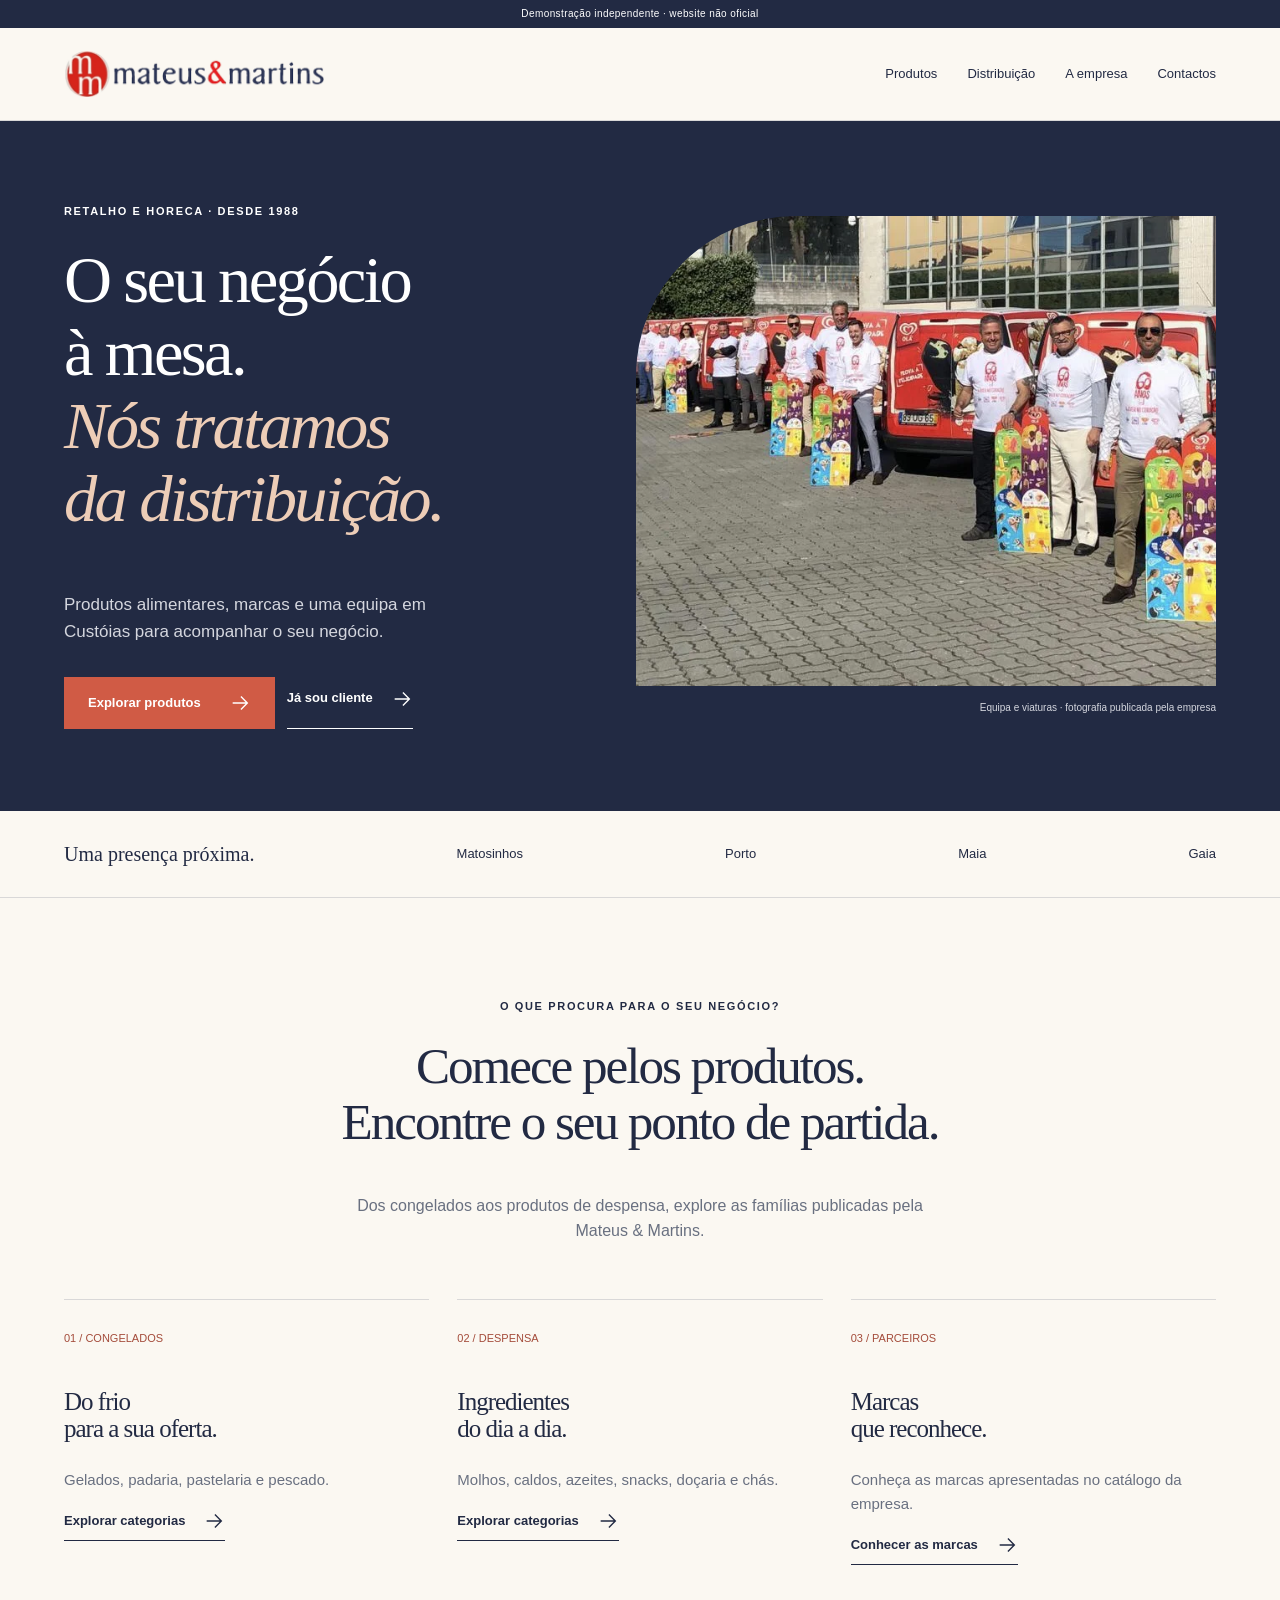
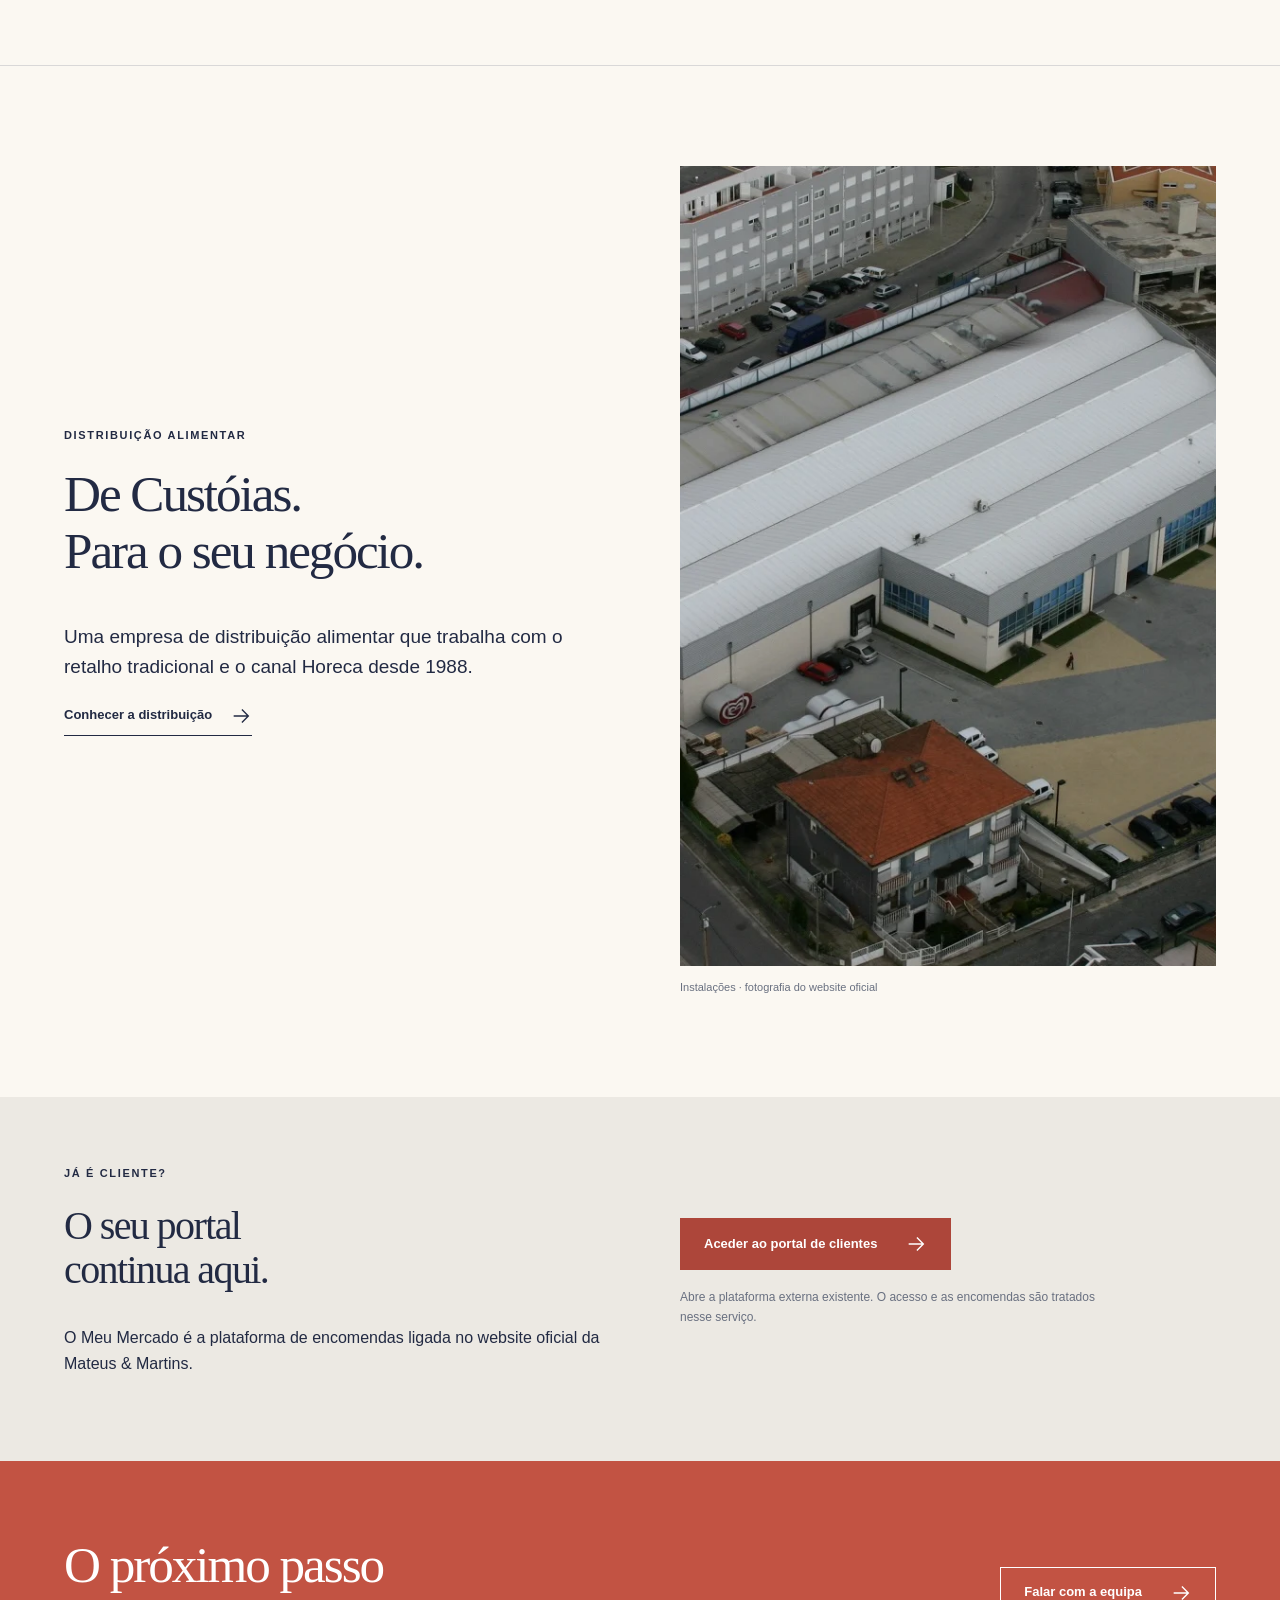
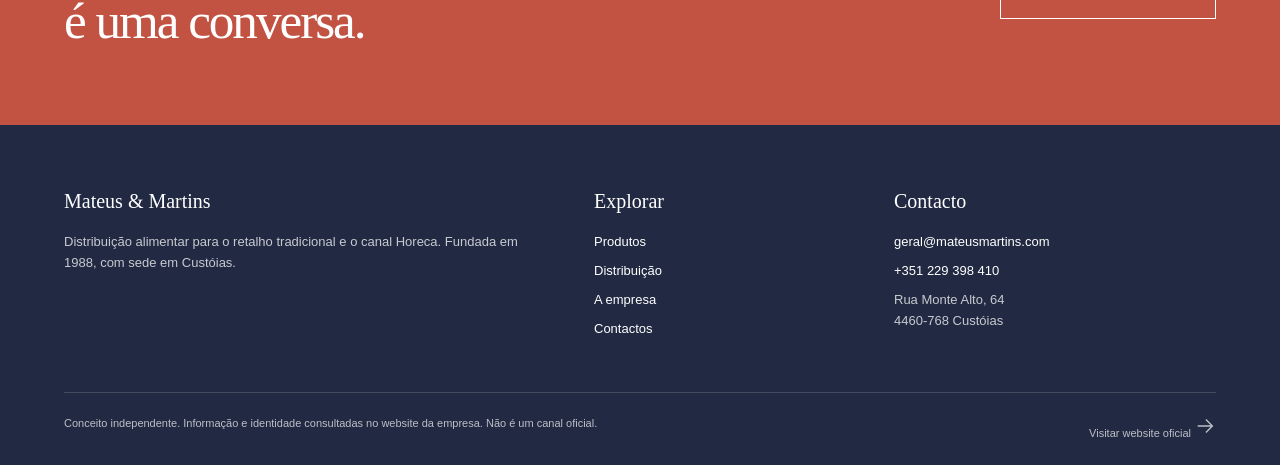
<file: index.html>
<!doctype html><html lang="pt-PT"><head><meta charset="utf-8"><meta name="viewport" content="width=device-width,initial-scale=1"><meta name="robots" content="noindex,nofollow,noarchive"><title>Distribuição alimentar | Mateus & Martins</title><meta name="description" content="Distribuição alimentar para o retalho tradicional e o canal Horeca. Fundada em 1988, com sede em Custóias."><link rel="stylesheet" href="style.css"><script src="app.js" defer></script></head><body class="mateus-martins"><a class="skip" href="#conteudo">Saltar para o conteúdo</a><div class="demo">Demonstração independente · website não oficial</div><header class="header"><div class="wrap header-inner"><a class="brand" href="index.html" aria-label="Mateus & Martins — início"><img src="assets/logo.png" alt="Mateus & Martins" width="300" height="90"></a><button class="menu" type="button" aria-expanded="false" aria-controls="navegacao">Menu</button><nav id="navegacao" class="nav" aria-label="Navegação principal"><a href="produtos.html">Produtos</a><a href="distribuicao.html">Distribuição</a><a href="empresa.html">A empresa</a><a href="contactos.html">Contactos</a></nav></div></header><main id="conteudo"><section class="m-hero"><div class="wrap"><div><p class="eyebrow">Retalho e Horeca · desde 1988</p><h1>O seu negócio<br>à mesa.<br><em>Nós tratamos<br>da distribuição.</em></h1><p class="lead">Produtos alimentares, marcas e uma equipa em Custóias para acompanhar o seu negócio.</p><div class="actions"><a class="button" href="produtos.html">Explorar produtos <svg viewBox="0 0 24 24" aria-hidden="true"><path d="M4 12h15M13 5l7 7-7 7"/></svg></a><a class="text-link" href="https://omeumercadopt.com/" target="_blank" rel="noopener">Já sou cliente <svg viewBox="0 0 24 24" aria-hidden="true"><path d="M4 12h15M13 5l7 7-7 7"/></svg></a></div></div><figure><img src="assets/equipa.webp" alt="Equipa da Mateus e Martins junto às viaturas de distribuição" width="1200" height="800"><figcaption>Equipa e viaturas · fotografia publicada pela empresa</figcaption></figure></div></section><div class="m-territory"><div class="wrap"><strong>Uma presença próxima.</strong><span>Matosinhos</span><span>Porto</span><span>Maia</span><span>Gaia</span></div></div><section class="section"><div class="wrap"><div class="m-intro"><p class="eyebrow">O que procura para o seu negócio?</p><h2>Comece pelos produtos.<br>Encontre o seu ponto de partida.</h2><p class="muted">Dos congelados aos produtos de despensa, explore as famílias publicadas pela Mateus &amp; Martins.</p></div><div class="three"><article class="m-step"><span class="step-num">01 / CONGELADOS</span><h3>Do frio<br>para a sua oferta.</h3><p>Gelados, padaria, pastelaria e pescado.</p><a href="produtos.html#categorias" class="text-link">Explorar categorias <svg viewBox="0 0 24 24" aria-hidden="true"><path d="M4 12h15M13 5l7 7-7 7"/></svg></a></article><article class="m-step"><span class="step-num">02 / DESPENSA</span><h3>Ingredientes<br>do dia a dia.</h3><p>Molhos, caldos, azeites, snacks, doçaria e chás.</p><a href="produtos.html#categorias" class="text-link">Explorar categorias <svg viewBox="0 0 24 24" aria-hidden="true"><path d="M4 12h15M13 5l7 7-7 7"/></svg></a></article><article class="m-step"><span class="step-num">03 / PARCEIROS</span><h3>Marcas<br>que reconhece.</h3><p>Conheça as marcas apresentadas no catálogo da empresa.</p><a href="produtos.html#marcas" class="text-link">Conhecer as marcas <svg viewBox="0 0 24 24" aria-hidden="true"><path d="M4 12h15M13 5l7 7-7 7"/></svg></a></article></div></div></section><section class="section rule"><div class="wrap split"><div><p class="eyebrow">Distribuição alimentar</p><h2>De Custóias.<br>Para o seu negócio.</h2><p class="lead">Uma empresa de distribuição alimentar que trabalha com o retalho tradicional e o canal Horeca desde 1988.</p><a class="text-link" href="distribuicao.html">Conhecer a distribuição <svg viewBox="0 0 24 24" aria-hidden="true"><path d="M4 12h15M13 5l7 7-7 7"/></svg></a></div><figure style="margin:0"><img class="m-photo" src="assets/instalacoes.webp" alt="Vista aérea das instalações publicadas pela Mateus e Martins" width="1200" height="800" loading="lazy"><figcaption class="m-caption">Instalações · fotografia do website oficial</figcaption></figure></div></section><section class="m-portal"><div class="wrap split"><div><p class="eyebrow">Já é cliente?</p><h2>O seu portal<br>continua aqui.</h2><p>O Meu Mercado é a plataforma de encomendas ligada no website oficial da Mateus &amp; Martins.</p></div><div><a class="button" href="https://omeumercadopt.com/" target="_blank" rel="noopener">Aceder ao portal de clientes <svg viewBox="0 0 24 24" aria-hidden="true"><path d="M4 12h15M13 5l7 7-7 7"/></svg></a><p class="small muted" style="margin-top:18px">Abre a plataforma externa existente. O acesso e as encomendas são tratados nesse serviço.</p></div></div></section><section class="m-contact-band"><div class="wrap"><h2>O próximo passo<br>é uma conversa.</h2><a class="button" href="contactos.html">Falar com a equipa <svg viewBox="0 0 24 24" aria-hidden="true"><path d="M4 12h15M13 5l7 7-7 7"/></svg></a></div></section></main><footer class="footer"><div class="wrap"><div class="footer-grid"><div><h3>Mateus & Martins</h3><p>Distribuição alimentar para o retalho tradicional e o canal Horeca. Fundada em 1988, com sede em Custóias.</p></div><div><h3>Explorar</h3><a href="produtos.html">Produtos</a><a href="distribuicao.html">Distribuição</a><a href="empresa.html">A empresa</a><a href="contactos.html">Contactos</a></div><div><h3>Contacto</h3><a href="mailto:geral@mateusmartins.com">geral@mateusmartins.com</a><a href="tel:+351229398410">+351 229 398 410</a><p>Rua Monte Alto, 64<br>4460-768 Custóias</p></div></div><div class="footer-note"><span>Conceito independente. Informação e identidade consultadas no website da empresa. Não é um canal oficial.</span><a href="https://www.mateusemartins.com/" target="_blank" rel="noopener">Visitar website oficial <svg viewBox="0 0 24 24" aria-hidden="true"><path d="M4 12h15M13 5l7 7-7 7"/></svg></a></div></div></footer></body></html>
</file>
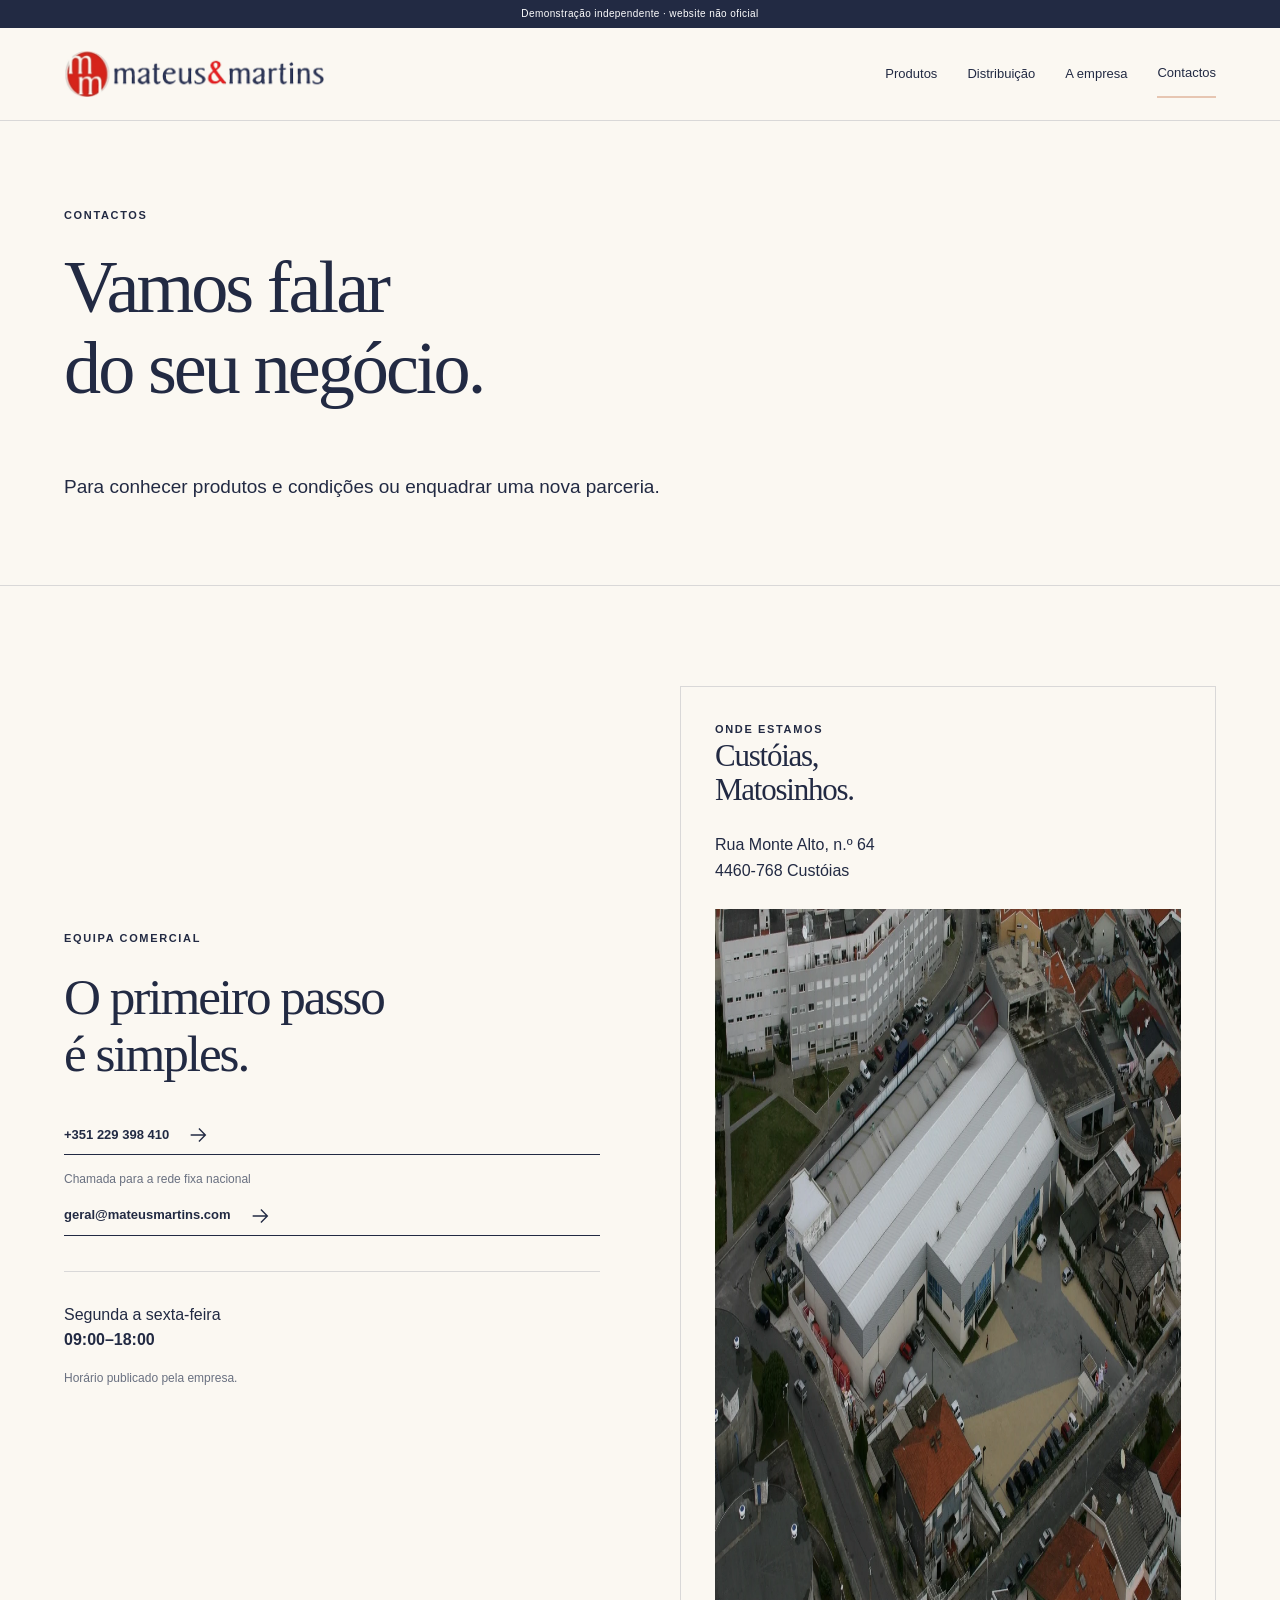
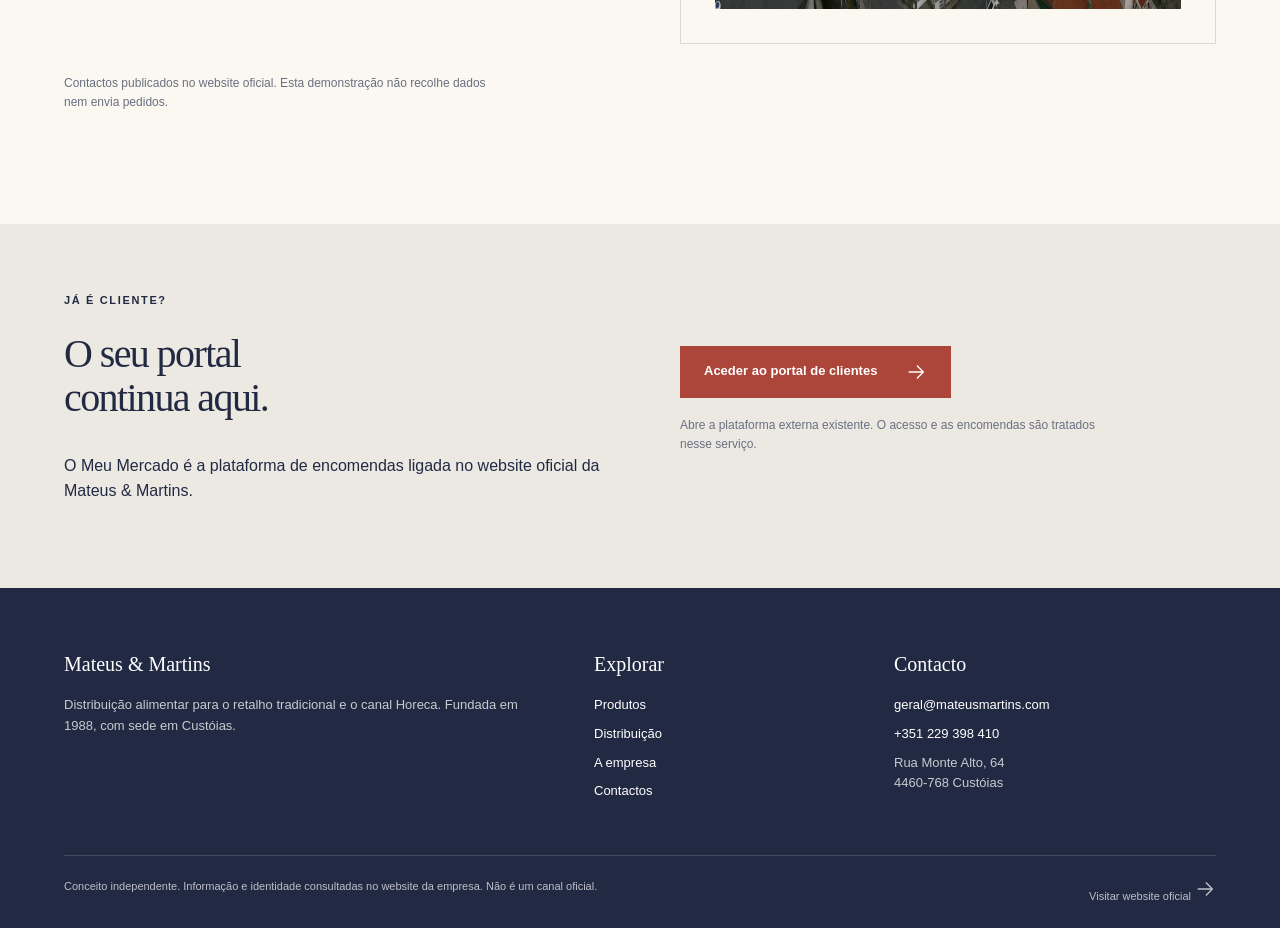
<file: contactos.html>
<!doctype html><html lang="pt-PT"><head><meta charset="utf-8"><meta name="viewport" content="width=device-width,initial-scale=1"><meta name="robots" content="noindex,nofollow,noarchive"><title>Contactos | Mateus & Martins</title><meta name="description" content="Distribuição alimentar para o retalho tradicional e o canal Horeca. Fundada em 1988, com sede em Custóias."><link rel="stylesheet" href="style.css"><script src="app.js" defer></script></head><body class="mateus-martins"><a class="skip" href="#conteudo">Saltar para o conteúdo</a><div class="demo">Demonstração independente · website não oficial</div><header class="header"><div class="wrap header-inner"><a class="brand" href="index.html" aria-label="Mateus & Martins — início"><img src="assets/logo.png" alt="Mateus & Martins" width="300" height="90"></a><button class="menu" type="button" aria-expanded="false" aria-controls="navegacao">Menu</button><nav id="navegacao" class="nav" aria-label="Navegação principal"><a href="produtos.html">Produtos</a><a href="distribuicao.html">Distribuição</a><a href="empresa.html">A empresa</a><a href="contactos.html" aria-current="page">Contactos</a></nav></div></header><main id="conteudo"><section class="page-head"><div class="wrap"><p class="eyebrow">Contactos</p><h1>Vamos falar<br>do seu negócio.</h1><p class="lead">Para conhecer produtos e condições ou enquadrar uma nova parceria.</p></div></section><section class="section rule"><div class="wrap split"><div><p class="eyebrow">Equipa comercial</p><h2>O primeiro passo<br>é simples.</h2><div class="m-contact-links"><a class="text-link" href="tel:+351229398410">+351 229 398 410 <svg viewBox="0 0 24 24" aria-hidden="true"><path d="M4 12h15M13 5l7 7-7 7"/></svg></a><span class="small muted">Chamada para a rede fixa nacional</span><a class="text-link" href="mailto:geral@mateusmartins.com">geral@mateusmartins.com <svg viewBox="0 0 24 24" aria-hidden="true"><path d="M4 12h15M13 5l7 7-7 7"/></svg></a></div><div class="m-hours"><p>Segunda a sexta-feira<br><strong>09:00–18:00</strong></p><p class="small muted">Horário publicado pela empresa.</p></div></div><article class="contact-card"><p class="eyebrow">Onde estamos</p><h2>Custóias,<br>Matosinhos.</h2><p>Rua Monte Alto, n.º 64<br>4460-768 Custóias</p><img src="assets/instalacoes.webp" alt="Instalações da empresa numa vista aérea oficial" style="margin-top:25px;width:100%" width="1200" height="700" loading="lazy"></article></div><div class="wrap"><p class="small muted" style="margin-top:30px">Contactos publicados no website oficial. Esta demonstração não recolhe dados nem envia pedidos.</p></div></section><section class="m-portal"><div class="wrap split"><div><p class="eyebrow">Já é cliente?</p><h2>O seu portal<br>continua aqui.</h2><p>O Meu Mercado é a plataforma de encomendas ligada no website oficial da Mateus &amp; Martins.</p></div><div><a class="button" href="https://omeumercadopt.com/" target="_blank" rel="noopener">Aceder ao portal de clientes <svg viewBox="0 0 24 24" aria-hidden="true"><path d="M4 12h15M13 5l7 7-7 7"/></svg></a><p class="small muted" style="margin-top:18px">Abre a plataforma externa existente. O acesso e as encomendas são tratados nesse serviço.</p></div></div></section></main><footer class="footer"><div class="wrap"><div class="footer-grid"><div><h3>Mateus & Martins</h3><p>Distribuição alimentar para o retalho tradicional e o canal Horeca. Fundada em 1988, com sede em Custóias.</p></div><div><h3>Explorar</h3><a href="produtos.html">Produtos</a><a href="distribuicao.html">Distribuição</a><a href="empresa.html">A empresa</a><a href="contactos.html">Contactos</a></div><div><h3>Contacto</h3><a href="mailto:geral@mateusmartins.com">geral@mateusmartins.com</a><a href="tel:+351229398410">+351 229 398 410</a><p>Rua Monte Alto, 64<br>4460-768 Custóias</p></div></div><div class="footer-note"><span>Conceito independente. Informação e identidade consultadas no website da empresa. Não é um canal oficial.</span><a href="https://www.mateusemartins.com/" target="_blank" rel="noopener">Visitar website oficial <svg viewBox="0 0 24 24" aria-hidden="true"><path d="M4 12h15M13 5l7 7-7 7"/></svg></a></div></div></footer></body></html>
</file>
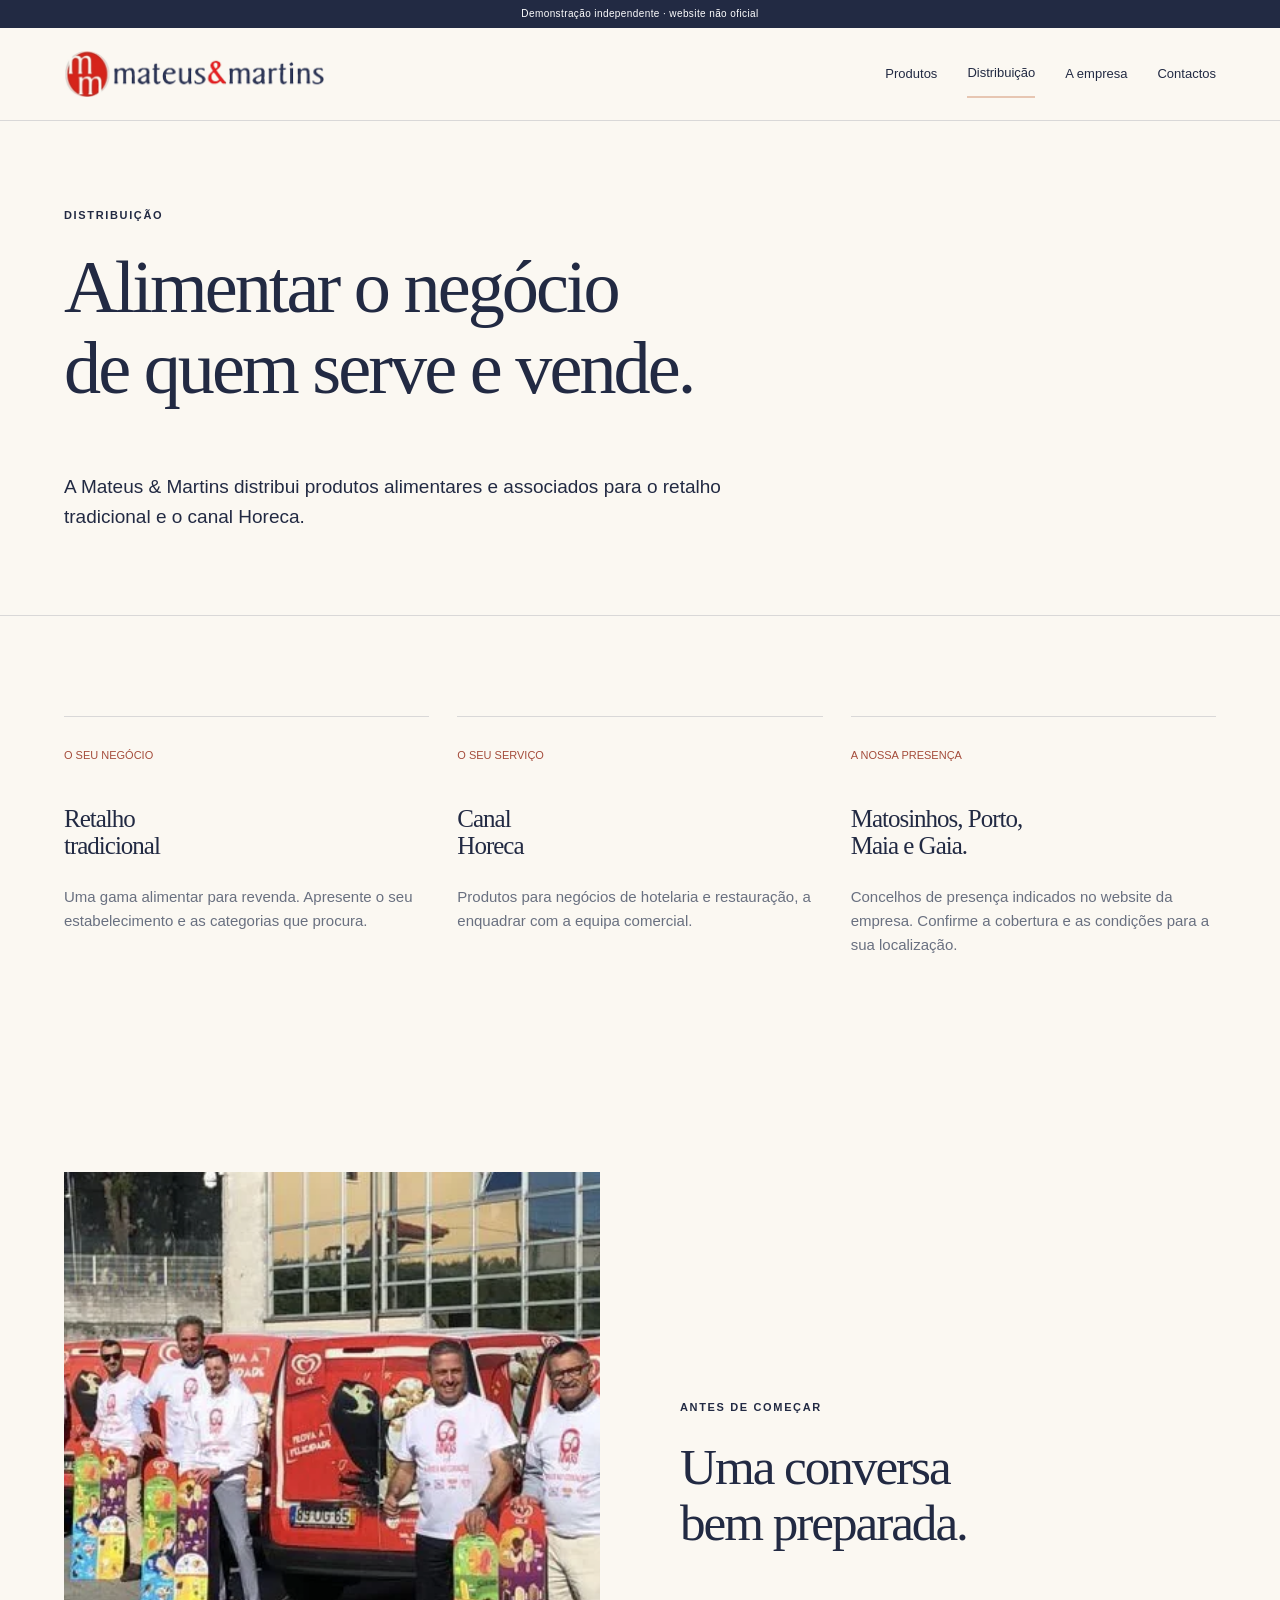
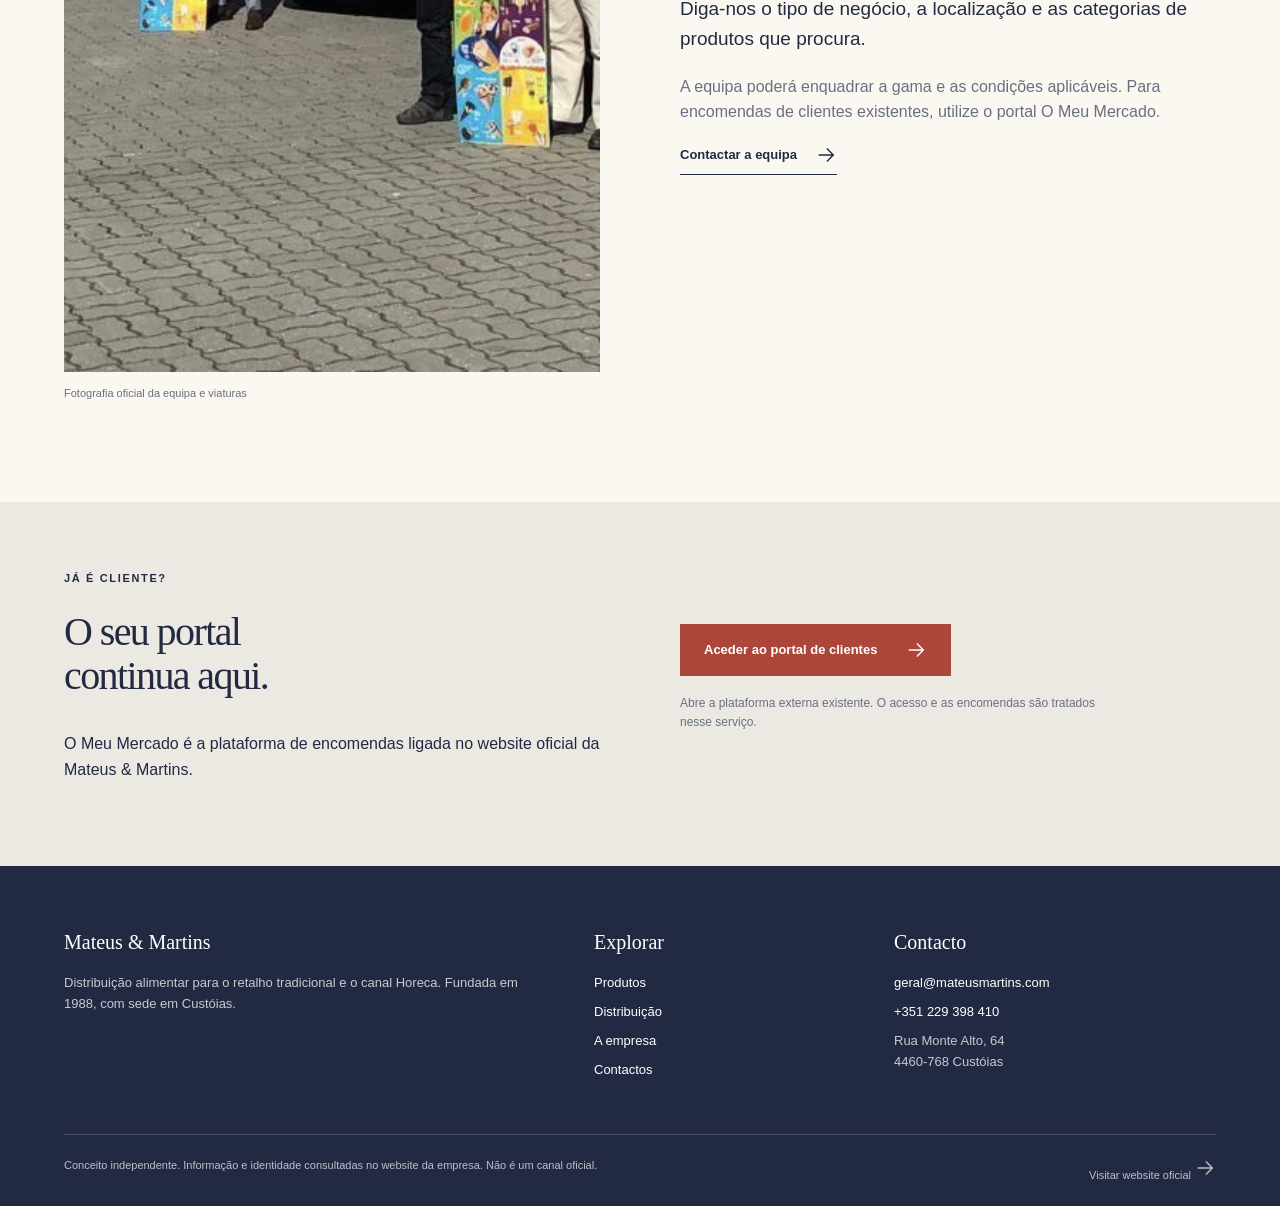
<file: distribuicao.html>
<!doctype html><html lang="pt-PT"><head><meta charset="utf-8"><meta name="viewport" content="width=device-width,initial-scale=1"><meta name="robots" content="noindex,nofollow,noarchive"><title>Distribuição | Mateus & Martins</title><meta name="description" content="Distribuição alimentar para o retalho tradicional e o canal Horeca. Fundada em 1988, com sede em Custóias."><link rel="stylesheet" href="style.css"><script src="app.js" defer></script></head><body class="mateus-martins"><a class="skip" href="#conteudo">Saltar para o conteúdo</a><div class="demo">Demonstração independente · website não oficial</div><header class="header"><div class="wrap header-inner"><a class="brand" href="index.html" aria-label="Mateus & Martins — início"><img src="assets/logo.png" alt="Mateus & Martins" width="300" height="90"></a><button class="menu" type="button" aria-expanded="false" aria-controls="navegacao">Menu</button><nav id="navegacao" class="nav" aria-label="Navegação principal"><a href="produtos.html">Produtos</a><a href="distribuicao.html" aria-current="page">Distribuição</a><a href="empresa.html">A empresa</a><a href="contactos.html">Contactos</a></nav></div></header><main id="conteudo"><section class="page-head"><div class="wrap"><p class="eyebrow">Distribuição</p><h1>Alimentar o negócio<br>de quem serve e vende.</h1><p class="lead">A Mateus &amp; Martins distribui produtos alimentares e associados para o retalho tradicional e o canal Horeca.</p></div></section><section class="section rule"><div class="wrap three"><article class="m-step"><span class="step-num">O SEU NEGÓCIO</span><h3>Retalho<br>tradicional</h3><p>Uma gama alimentar para revenda. Apresente o seu estabelecimento e as categorias que procura.</p></article><article class="m-step"><span class="step-num">O SEU SERVIÇO</span><h3>Canal<br>Horeca</h3><p>Produtos para negócios de hotelaria e restauração, a enquadrar com a equipa comercial.</p></article><article class="m-step"><span class="step-num">A NOSSA PRESENÇA</span><h3>Matosinhos, Porto,<br>Maia e Gaia.</h3><p>Concelhos de presença indicados no website da empresa. Confirme a cobertura e as condições para a sua localização.</p></article></div></section><section class="section"><div class="wrap split"><figure style="margin:0"><img class="m-photo" src="assets/equipa.webp" alt="Equipa e frota fotografadas pela Mateus e Martins" width="1200" height="800" loading="lazy"><figcaption class="m-caption">Fotografia oficial da equipa e viaturas</figcaption></figure><div><p class="eyebrow">Antes de começar</p><h2>Uma conversa<br>bem preparada.</h2><p class="lead">Diga-nos o tipo de negócio, a localização e as categorias de produtos que procura.</p><p class="muted">A equipa poderá enquadrar a gama e as condições aplicáveis. Para encomendas de clientes existentes, utilize o portal O Meu Mercado.</p><a href="contactos.html" class="text-link">Contactar a equipa <svg viewBox="0 0 24 24" aria-hidden="true"><path d="M4 12h15M13 5l7 7-7 7"/></svg></a></div></div></section><section class="m-portal"><div class="wrap split"><div><p class="eyebrow">Já é cliente?</p><h2>O seu portal<br>continua aqui.</h2><p>O Meu Mercado é a plataforma de encomendas ligada no website oficial da Mateus &amp; Martins.</p></div><div><a class="button" href="https://omeumercadopt.com/" target="_blank" rel="noopener">Aceder ao portal de clientes <svg viewBox="0 0 24 24" aria-hidden="true"><path d="M4 12h15M13 5l7 7-7 7"/></svg></a><p class="small muted" style="margin-top:18px">Abre a plataforma externa existente. O acesso e as encomendas são tratados nesse serviço.</p></div></div></section></main><footer class="footer"><div class="wrap"><div class="footer-grid"><div><h3>Mateus & Martins</h3><p>Distribuição alimentar para o retalho tradicional e o canal Horeca. Fundada em 1988, com sede em Custóias.</p></div><div><h3>Explorar</h3><a href="produtos.html">Produtos</a><a href="distribuicao.html">Distribuição</a><a href="empresa.html">A empresa</a><a href="contactos.html">Contactos</a></div><div><h3>Contacto</h3><a href="mailto:geral@mateusmartins.com">geral@mateusmartins.com</a><a href="tel:+351229398410">+351 229 398 410</a><p>Rua Monte Alto, 64<br>4460-768 Custóias</p></div></div><div class="footer-note"><span>Conceito independente. Informação e identidade consultadas no website da empresa. Não é um canal oficial.</span><a href="https://www.mateusemartins.com/" target="_blank" rel="noopener">Visitar website oficial <svg viewBox="0 0 24 24" aria-hidden="true"><path d="M4 12h15M13 5l7 7-7 7"/></svg></a></div></div></footer></body></html>
</file>
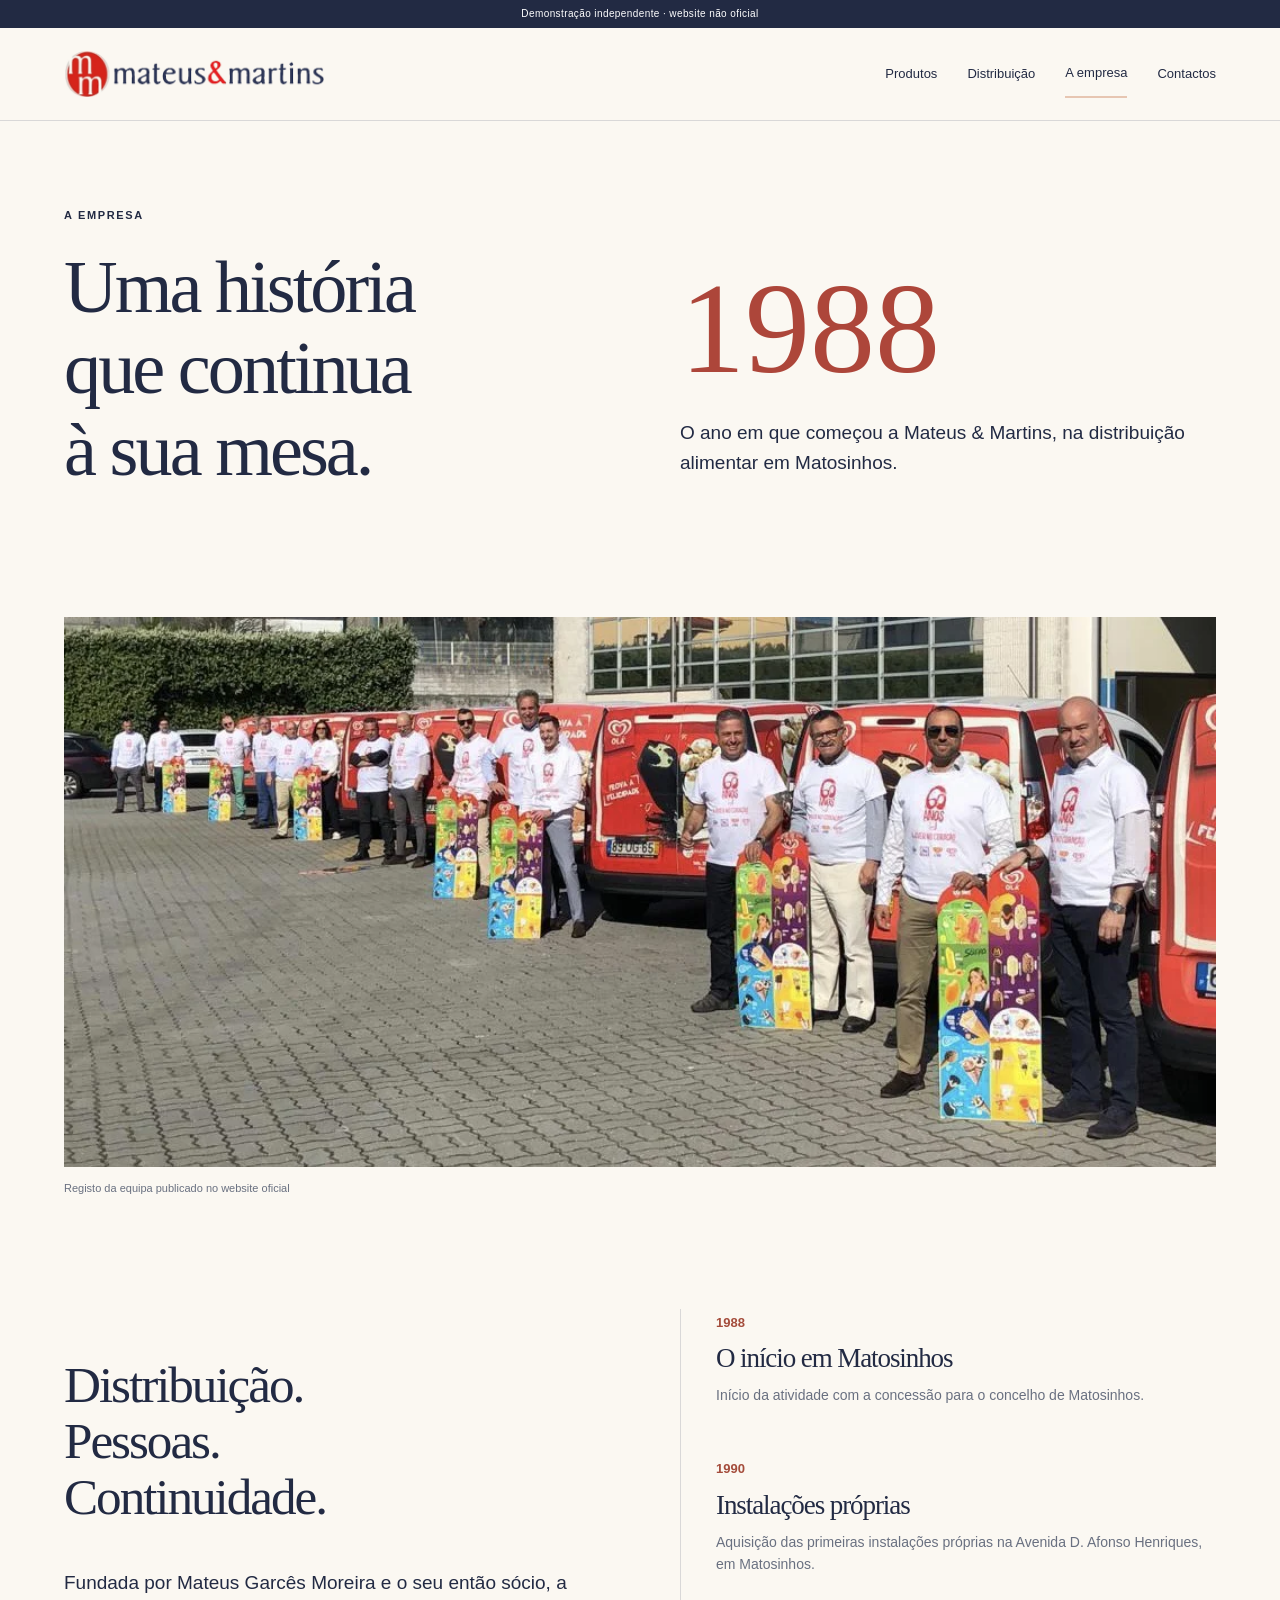
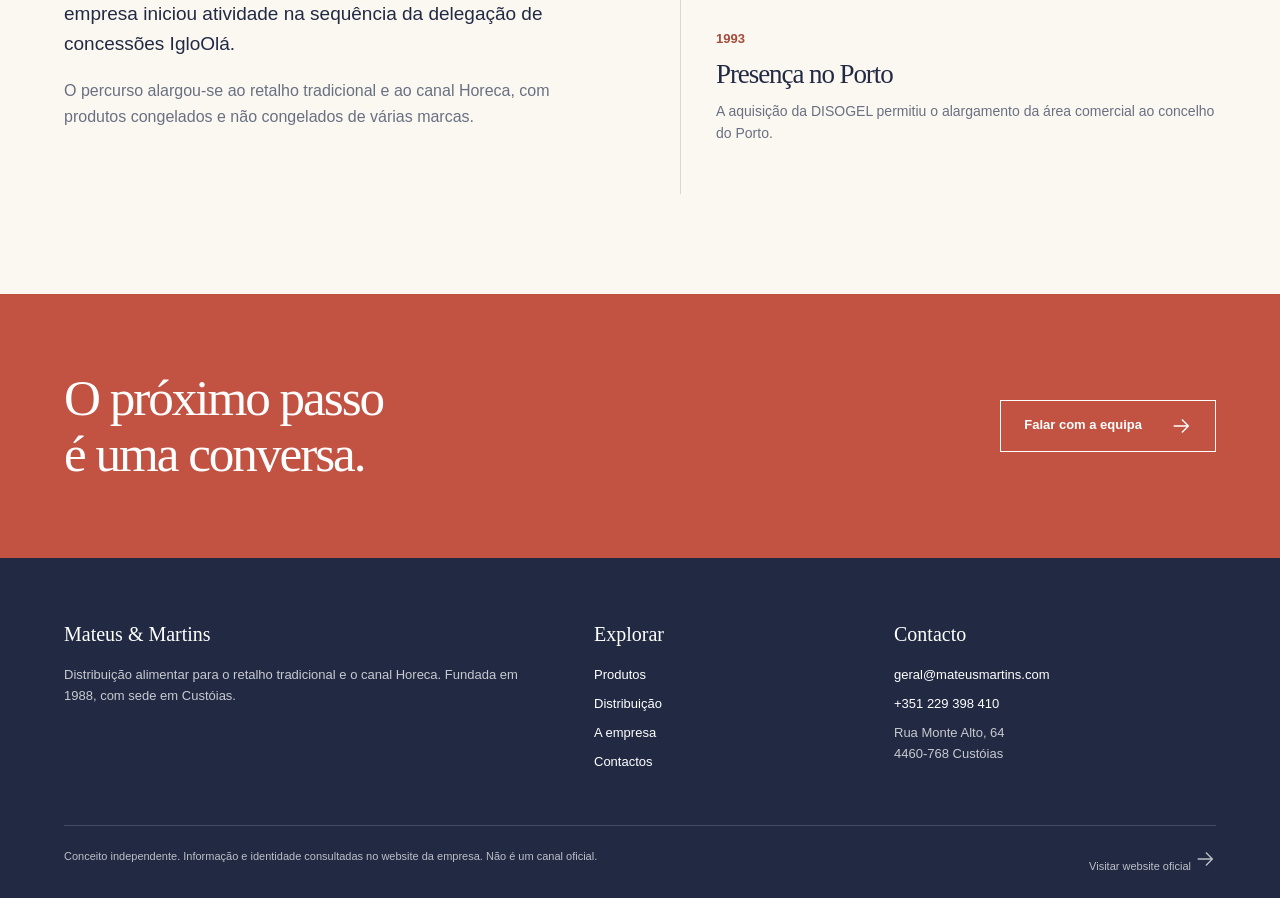
<file: empresa.html>
<!doctype html><html lang="pt-PT"><head><meta charset="utf-8"><meta name="viewport" content="width=device-width,initial-scale=1"><meta name="robots" content="noindex,nofollow,noarchive"><title>A empresa | Mateus & Martins</title><meta name="description" content="Distribuição alimentar para o retalho tradicional e o canal Horeca. Fundada em 1988, com sede em Custóias."><link rel="stylesheet" href="style.css"><script src="app.js" defer></script></head><body class="mateus-martins"><a class="skip" href="#conteudo">Saltar para o conteúdo</a><div class="demo">Demonstração independente · website não oficial</div><header class="header"><div class="wrap header-inner"><a class="brand" href="index.html" aria-label="Mateus & Martins — início"><img src="assets/logo.png" alt="Mateus & Martins" width="300" height="90"></a><button class="menu" type="button" aria-expanded="false" aria-controls="navegacao">Menu</button><nav id="navegacao" class="nav" aria-label="Navegação principal"><a href="produtos.html">Produtos</a><a href="distribuicao.html">Distribuição</a><a href="empresa.html" aria-current="page">A empresa</a><a href="contactos.html">Contactos</a></nav></div></header><main id="conteudo"><section class="page-head"><div class="wrap split"><div><p class="eyebrow">A empresa</p><h1>Uma história<br>que continua<br>à sua mesa.</h1></div><div><div class="m-about-mark">1988</div><p class="lead">O ano em que começou a Mateus &amp; Martins, na distribuição alimentar em Matosinhos.</p></div></div></section><div class="wrap"><img class="m-team-wide" src="assets/equipa.webp" alt="Equipa da Mateus e Martins ao lado das viaturas da empresa" width="1200" height="700"><p class="m-caption">Registo da equipa publicado no website oficial</p></div><section class="section"><div class="wrap split"><div><h2>Distribuição.<br>Pessoas.<br>Continuidade.</h2><p class="lead">Fundada por Mateus Garcês Moreira e o seu então sócio, a empresa iniciou atividade na sequência da delegação de concessões IgloOlá.</p><p class="muted">O percurso alargou-se ao retalho tradicional e ao canal Horeca, com produtos congelados e não congelados de várias marcas.</p></div><div class="m-timeline"><article><strong>1988</strong><h3>O início em Matosinhos</h3><p>Início da atividade com a concessão para o concelho de Matosinhos.</p></article><article><strong>1990</strong><h3>Instalações próprias</h3><p>Aquisição das primeiras instalações próprias na Avenida D. Afonso Henriques, em Matosinhos.</p></article><article><strong>1993</strong><h3>Presença no Porto</h3><p>A aquisição da DISOGEL permitiu o alargamento da área comercial ao concelho do Porto.</p></article></div></div></section><section class="m-contact-band"><div class="wrap"><h2>O próximo passo<br>é uma conversa.</h2><a class="button" href="contactos.html">Falar com a equipa <svg viewBox="0 0 24 24" aria-hidden="true"><path d="M4 12h15M13 5l7 7-7 7"/></svg></a></div></section></main><footer class="footer"><div class="wrap"><div class="footer-grid"><div><h3>Mateus & Martins</h3><p>Distribuição alimentar para o retalho tradicional e o canal Horeca. Fundada em 1988, com sede em Custóias.</p></div><div><h3>Explorar</h3><a href="produtos.html">Produtos</a><a href="distribuicao.html">Distribuição</a><a href="empresa.html">A empresa</a><a href="contactos.html">Contactos</a></div><div><h3>Contacto</h3><a href="mailto:geral@mateusmartins.com">geral@mateusmartins.com</a><a href="tel:+351229398410">+351 229 398 410</a><p>Rua Monte Alto, 64<br>4460-768 Custóias</p></div></div><div class="footer-note"><span>Conceito independente. Informação e identidade consultadas no website da empresa. Não é um canal oficial.</span><a href="https://www.mateusemartins.com/" target="_blank" rel="noopener">Visitar website oficial <svg viewBox="0 0 24 24" aria-hidden="true"><path d="M4 12h15M13 5l7 7-7 7"/></svg></a></div></div></footer></body></html>
</file>
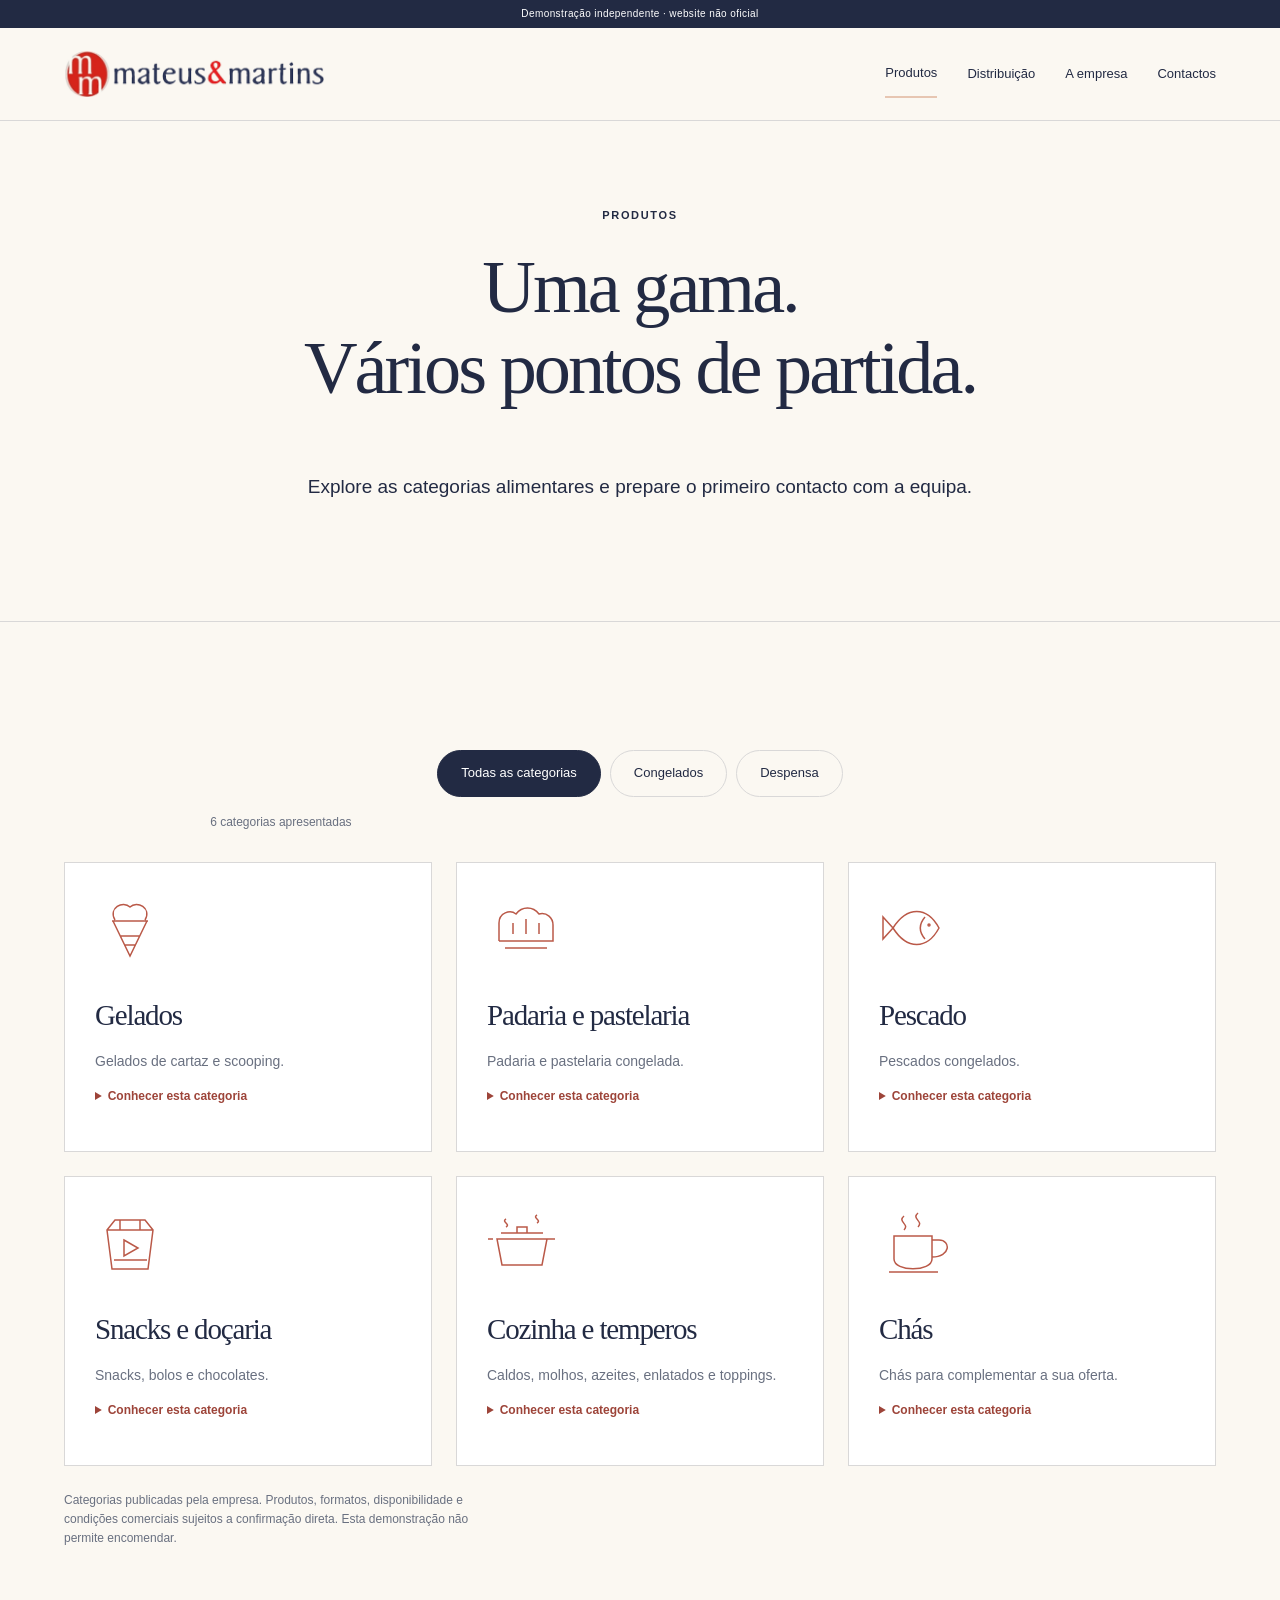
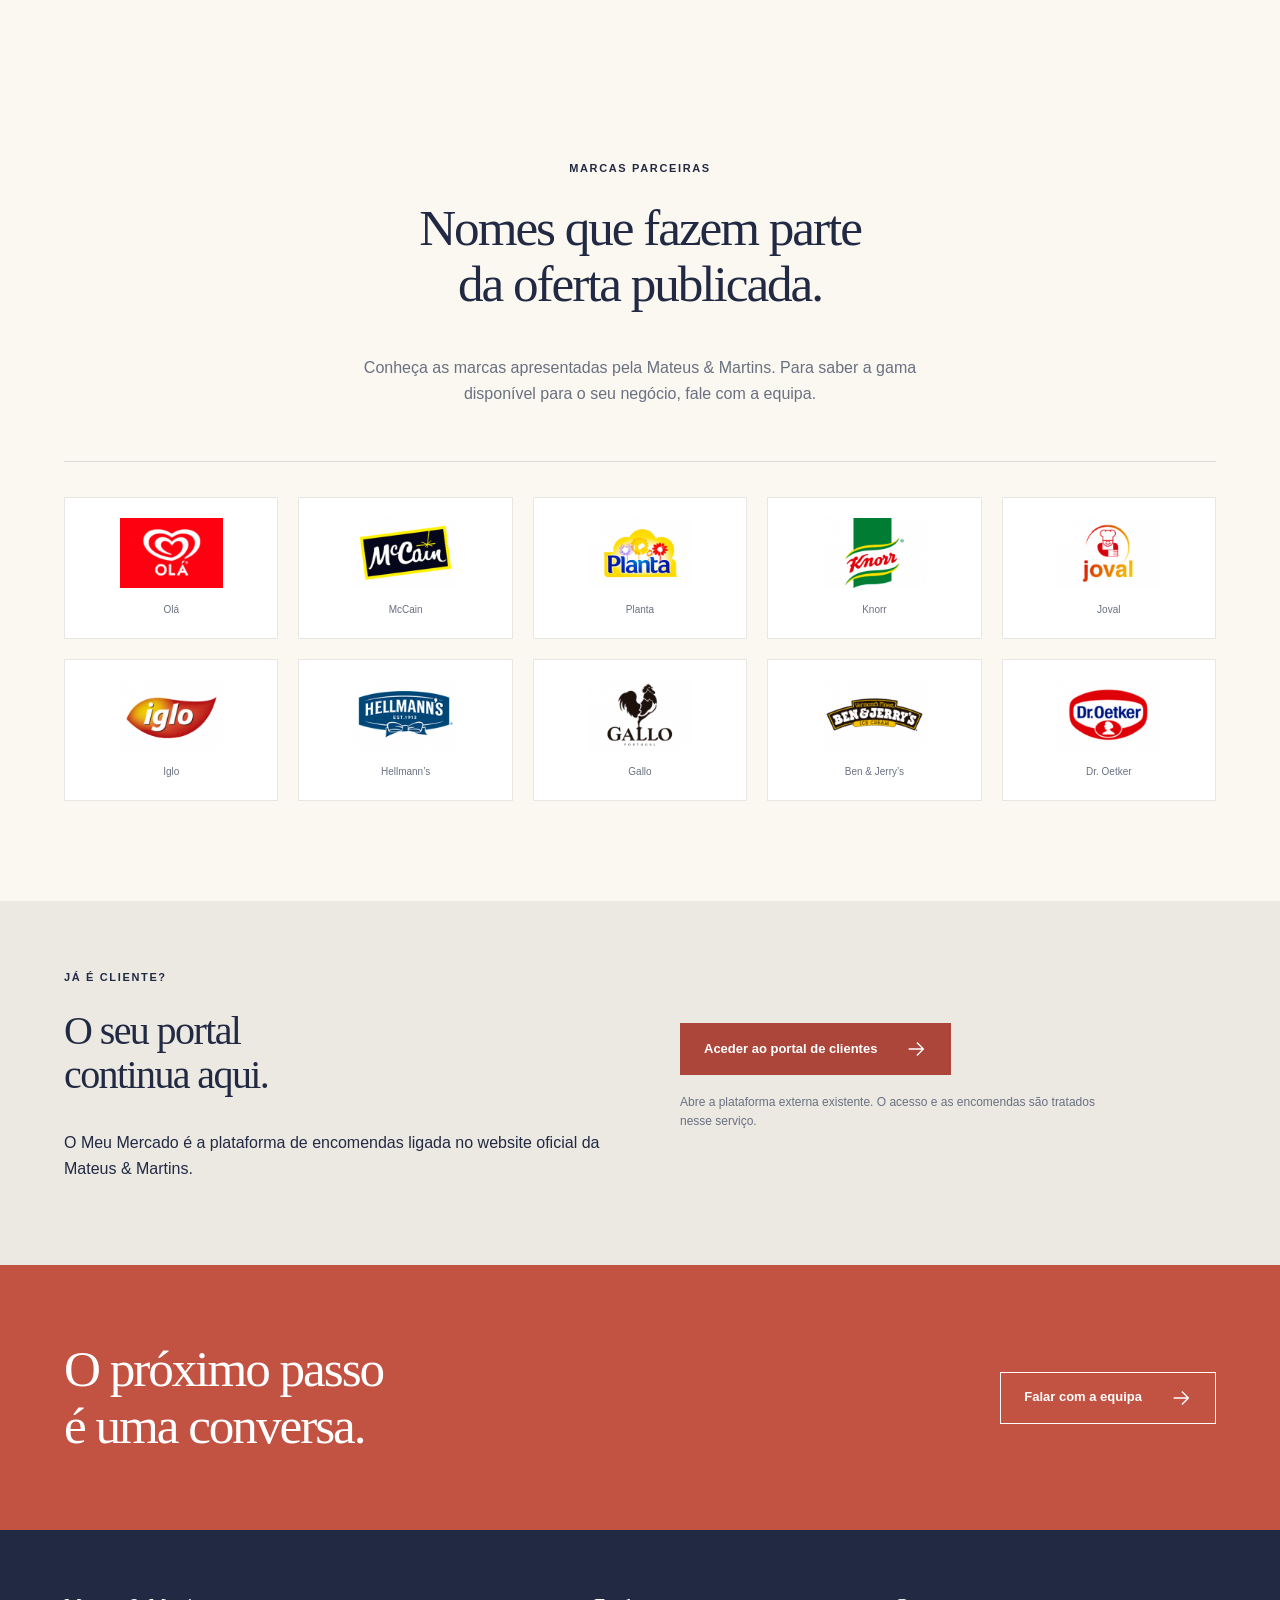
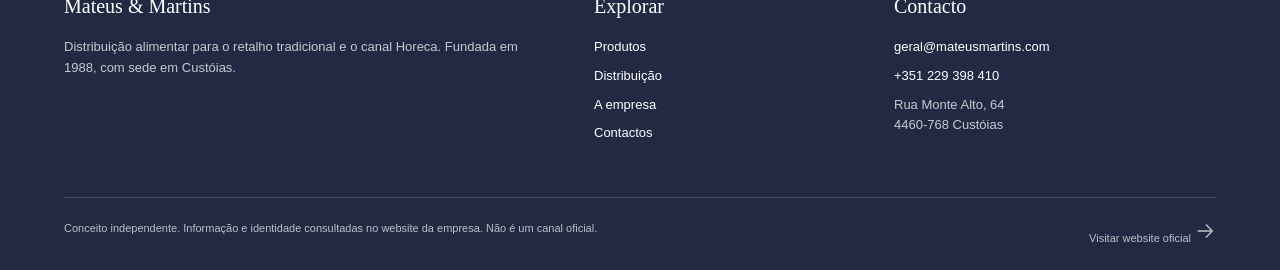
<file: produtos.html>
<!doctype html><html lang="pt-PT"><head><meta charset="utf-8"><meta name="viewport" content="width=device-width,initial-scale=1"><meta name="robots" content="noindex,nofollow,noarchive"><title>Produtos e marcas | Mateus & Martins</title><meta name="description" content="Distribuição alimentar para o retalho tradicional e o canal Horeca. Fundada em 1988, com sede em Custóias."><link rel="stylesheet" href="style.css"><script src="app.js" defer></script></head><body class="mateus-martins"><a class="skip" href="#conteudo">Saltar para o conteúdo</a><div class="demo">Demonstração independente · website não oficial</div><header class="header"><div class="wrap header-inner"><a class="brand" href="index.html" aria-label="Mateus & Martins — início"><img src="assets/logo.png" alt="Mateus & Martins" width="300" height="90"></a><button class="menu" type="button" aria-expanded="false" aria-controls="navegacao">Menu</button><nav id="navegacao" class="nav" aria-label="Navegação principal"><a href="produtos.html" aria-current="page">Produtos</a><a href="distribuicao.html">Distribuição</a><a href="empresa.html">A empresa</a><a href="contactos.html">Contactos</a></nav></div></header><main id="conteudo"><section class="page-head"><div class="wrap m-intro"><p class="eyebrow">Produtos</p><h1>Uma gama.<br>Vários pontos de partida.</h1><p class="lead">Explore as categorias alimentares e prepare o primeiro contacto com a equipa.</p></div></section><section class="section rule" id="categorias"><div class="wrap"><div class="m-filter" aria-label="Filtrar categorias"><button type="button" data-filter="all" aria-pressed="true">Todas as categorias</button><button type="button" data-filter="congelados" aria-pressed="false">Congelados</button><button type="button" data-filter="despensa" aria-pressed="false">Despensa</button></div><p class="m-count" data-count aria-live="polite">6 categorias apresentadas</p><div class="m-categories"><article class="m-category" data-category="congelados"><svg class="category-icon" viewBox="0 0 70 70" aria-hidden="true"><path d="m18 28 17 35 17-35M17 28h36M20 27c-7-12 8-20 15-13 7-7 22 1 15 13M25 43h20M29 52h12"/></svg><h3>Gelados</h3><p>Gelados de cartaz e scooping.</p><details><summary>Conhecer esta categoria</summary><p>Uma categoria para explorar com a equipa, em função do espaço, do público e do formato de venda.</p><a class="text-link" href="contactos.html">Falar sobre produtos <svg viewBox="0 0 24 24" aria-hidden="true"><path d="M4 12h15M13 5l7 7-7 7"/></svg></a></details></article><article class="m-category" data-category="congelados"><svg class="category-icon" viewBox="0 0 70 70" aria-hidden="true"><path d="M12 48V30c0-10 11-14 17-9 6-8 17-8 23 0 8-2 14 4 14 11v16H12M18 55h42M26 30v11M39 26v15M52 30v11"/></svg><h3>Padaria e pastelaria</h3><p>Padaria e pastelaria congelada.</p><details><summary>Conhecer esta categoria</summary><p>Apresente à equipa o tipo de negócio e a gama que procura para confirmar as opções disponíveis.</p><a class="text-link" href="contactos.html">Falar sobre produtos <svg viewBox="0 0 24 24" aria-hidden="true"><path d="M4 12h15M13 5l7 7-7 7"/></svg></a></details></article><article class="m-category" data-category="congelados"><svg class="category-icon" viewBox="0 0 70 70" aria-hidden="true"><path d="M14 35C28 13 48 13 60 35 48 57 28 57 14 35Zm0 0L4 24v22l10-11ZM46 24c-6 7-6 15 0 22"/><circle cx="50" cy="32" r="1"/></svg><h3>Pescado</h3><p>Pescados congelados.</p><details><summary>Conhecer esta categoria</summary><p>Identifique os produtos que procura para que o contacto comercial possa enquadrar a sua necessidade.</p><a class="text-link" href="contactos.html">Falar sobre produtos <svg viewBox="0 0 24 24" aria-hidden="true"><path d="M4 12h15M13 5l7 7-7 7"/></svg></a></details></article><article class="m-category" data-category="despensa"><svg class="category-icon" viewBox="0 0 70 70" aria-hidden="true"><path d="M20 13h30l8 10-5 39H17l-5-39 8-10Zm-8 10h46M19 53h33M25 13v10M45 13v10"/><path d="m29 33 14 8-14 8Z"/></svg><h3>Snacks e doçaria</h3><p>Snacks, bolos e chocolates.</p><details><summary>Conhecer esta categoria</summary><p>Uma das famílias de produtos publicadas pela empresa para o mercado de revenda.</p><a class="text-link" href="contactos.html">Falar sobre produtos <svg viewBox="0 0 24 24" aria-hidden="true"><path d="M4 12h15M13 5l7 7-7 7"/></svg></a></details></article><article class="m-category" data-category="despensa"><svg class="category-icon" viewBox="0 0 70 70" aria-hidden="true"><path d="M10 32h50l-5 26H15l-5-26ZM6 32H1m59 0h8M14 26h42M30 26v-6h10v6M19 12c-5 3 5 5 0 8M50 8c-5 3 5 5 0 8"/></svg><h3>Cozinha e temperos</h3><p>Caldos, molhos, azeites, enlatados e toppings.</p><details><summary>Conhecer esta categoria</summary><p>Converse com a equipa sobre a utilização pretendida e os formatos adequados ao seu negócio.</p><a class="text-link" href="contactos.html">Falar sobre produtos <svg viewBox="0 0 24 24" aria-hidden="true"><path d="M4 12h15M13 5l7 7-7 7"/></svg></a></details></article><article class="m-category" data-category="despensa"><svg class="category-icon" viewBox="0 0 70 70" aria-hidden="true"><path d="M15 29h38v23c0 13-38 13-38 0V29Zm38 4h7c12 0 12 17-7 17M10 65h49M25 9c-7 6 6 8 0 14M39 6c-7 6 6 8 0 14"/></svg><h3>Chás</h3><p>Chás para complementar a sua oferta.</p><details><summary>Conhecer esta categoria</summary><p>A gama e as condições comerciais devem ser confirmadas diretamente com a equipa.</p><a class="text-link" href="contactos.html">Falar sobre produtos <svg viewBox="0 0 24 24" aria-hidden="true"><path d="M4 12h15M13 5l7 7-7 7"/></svg></a></details></article></div><p class="small muted" style="margin-top:25px">Categorias publicadas pela empresa. Produtos, formatos, disponibilidade e condições comerciais sujeitos a confirmação direta. Esta demonstração não permite encomendar.</p></div></section><section class="section" id="marcas"><div class="wrap"><div class="m-intro"><p class="eyebrow">Marcas parceiras</p><h2>Nomes que fazem parte<br>da oferta publicada.</h2><p class="muted">Conheça as marcas apresentadas pela Mateus &amp; Martins. Para saber a gama disponível para o seu negócio, fale com a equipa.</p></div><div class="brand-grid"><figure><img src="assets/1ola_prod.png" alt="Olá" loading="lazy" width="180" height="80"><figcaption>Olá</figcaption></figure><figure><img src="assets/2mccain_prod.png" alt="McCain" loading="lazy" width="180" height="80"><figcaption>McCain</figcaption></figure><figure><img src="assets/3planta_prod.png" alt="Planta" loading="lazy" width="180" height="80"><figcaption>Planta</figcaption></figure><figure><img src="assets/4knorr_prod.png" alt="Knorr" loading="lazy" width="180" height="80"><figcaption>Knorr</figcaption></figure><figure><img src="assets/5joval_prod.png" alt="Joval" loading="lazy" width="180" height="80"><figcaption>Joval</figcaption></figure><figure><img src="assets/6iglo-prod.png" alt="Iglo" loading="lazy" width="180" height="80"><figcaption>Iglo</figcaption></figure><figure><img src="assets/7hellmans_prod.png" alt="Hellmann’s" loading="lazy" width="180" height="80"><figcaption>Hellmann’s</figcaption></figure><figure><img src="assets/8gallo_prod.png" alt="Gallo" loading="lazy" width="180" height="80"><figcaption>Gallo</figcaption></figure><figure><img src="assets/9ben_prod.png" alt="Ben & Jerry’s" loading="lazy" width="180" height="80"><figcaption>Ben & Jerry’s</figcaption></figure><figure><img src="assets/10dr_prod.png" alt="Dr. Oetker" loading="lazy" width="180" height="80"><figcaption>Dr. Oetker</figcaption></figure></div></div></section><section class="m-portal"><div class="wrap split"><div><p class="eyebrow">Já é cliente?</p><h2>O seu portal<br>continua aqui.</h2><p>O Meu Mercado é a plataforma de encomendas ligada no website oficial da Mateus &amp; Martins.</p></div><div><a class="button" href="https://omeumercadopt.com/" target="_blank" rel="noopener">Aceder ao portal de clientes <svg viewBox="0 0 24 24" aria-hidden="true"><path d="M4 12h15M13 5l7 7-7 7"/></svg></a><p class="small muted" style="margin-top:18px">Abre a plataforma externa existente. O acesso e as encomendas são tratados nesse serviço.</p></div></div></section><section class="m-contact-band"><div class="wrap"><h2>O próximo passo<br>é uma conversa.</h2><a class="button" href="contactos.html">Falar com a equipa <svg viewBox="0 0 24 24" aria-hidden="true"><path d="M4 12h15M13 5l7 7-7 7"/></svg></a></div></section></main><footer class="footer"><div class="wrap"><div class="footer-grid"><div><h3>Mateus & Martins</h3><p>Distribuição alimentar para o retalho tradicional e o canal Horeca. Fundada em 1988, com sede em Custóias.</p></div><div><h3>Explorar</h3><a href="produtos.html">Produtos</a><a href="distribuicao.html">Distribuição</a><a href="empresa.html">A empresa</a><a href="contactos.html">Contactos</a></div><div><h3>Contacto</h3><a href="mailto:geral@mateusmartins.com">geral@mateusmartins.com</a><a href="tel:+351229398410">+351 229 398 410</a><p>Rua Monte Alto, 64<br>4460-768 Custóias</p></div></div><div class="footer-note"><span>Conceito independente. Informação e identidade consultadas no website da empresa. Não é um canal oficial.</span><a href="https://www.mateusemartins.com/" target="_blank" rel="noopener">Visitar website oficial <svg viewBox="0 0 24 24" aria-hidden="true"><path d="M4 12h15M13 5l7 7-7 7"/></svg></a></div></div></footer></body></html>
</file>
<file: style.css>
*{box-sizing:border-box}html{scroll-behavior:smooth}body{margin:0;font-family:Arial,Helvetica,sans-serif;color:var(--ink);background:var(--paper);line-height:1.6}a{color:inherit}button,input{font:inherit}button,a{-webkit-tap-highlight-color:transparent}button{cursor:pointer}img{display:block;max-width:100%}svg{width:22px;height:22px;fill:none;stroke:currentColor;stroke-width:1.5}h1,h2,h3,p{margin-top:0}h1,h2,h3{line-height:1.1;letter-spacing:-.04em}h1{font-size:clamp(46px,5.8vw,86px);font-weight:400}h2{font-size:clamp(34px,4vw,58px);font-weight:400}h3{font-size:25px;font-weight:400}p{max-width:65ch}.wrap{width:min(1280px,90%);margin:auto}.section{padding:100px 0}.eyebrow{font-size:11px;letter-spacing:.15em;text-transform:uppercase;font-weight:700;margin-bottom:22px}.lead{font-size:19px;line-height:1.6}.muted{color:var(--muted)}.demo{font-size:10px;text-align:center;letter-spacing:.04em;padding:6px;background:var(--ink);color:white}.header{position:sticky;top:0;z-index:30;background:var(--paper);border-bottom:1px solid var(--line)}.header-inner{display:flex;align-items:center;justify-content:space-between;min-height:92px;gap:30px}.brand{display:block;text-decoration:none}.brand img{max-height:66px;width:auto}.nav{display:flex;align-items:center;gap:30px;font-size:13px}.nav a{text-decoration:none;padding:13px 0}.nav a[aria-current=page]{border-bottom:2px solid var(--accent)}.menu{display:none;background:transparent;border:1px solid var(--line);padding:10px 15px;color:inherit}.button{display:inline-flex;align-items:center;justify-content:space-between;gap:28px;min-height:52px;padding:14px 23px;border:1px solid var(--ink);text-decoration:none;background:var(--ink);color:white;font-size:13px;font-weight:700}.button.outline{background:transparent;color:var(--ink)}.text-link{display:inline-flex;align-items:center;gap:18px;text-decoration:none;border-bottom:1px solid currentColor;padding-bottom:8px;font-size:13px;font-weight:700}.actions{display:flex;gap:12px;flex-wrap:wrap;margin-top:32px}.split{display:grid;grid-template-columns:1fr 1fr;gap:80px;align-items:center}.three{display:grid;grid-template-columns:repeat(3,1fr);gap:28px}.four{display:grid;grid-template-columns:repeat(4,1fr);gap:25px}.rule{border-top:1px solid var(--line)}.page-head{padding:86px 0 64px}.page-head h1{max-width:1000px}.crumb{display:inline-block;font-size:12px;margin-bottom:28px;text-decoration:none}.small{font-size:12px}.contact-band{background:var(--accent);padding:72px 0}.contact-band .wrap{display:flex;align-items:center;justify-content:space-between;gap:50px}.contact-band h2{max-width:720px;margin:0}.footer{padding:65px 0 22px;background:var(--ink);color:white}.footer-grid{display:grid;grid-template-columns:2fr 1fr 1.4fr;gap:70px}.footer h3{font-size:20px;letter-spacing:0}.footer a{display:block;text-decoration:none;font-size:13px;margin:8px 0}.footer p{font-size:13px;opacity:.75}.footer-note{margin-top:45px;padding-top:22px;border-top:1px solid #ffffff38;display:flex;justify-content:space-between;gap:25px;font-size:11px;opacity:.7}.footer-note a{font-size:11px;margin:0}.skip{position:fixed;top:-70px;left:12px;background:white;padding:12px;z-index:100}.skip:focus{top:8px}:focus-visible{outline:3px solid #e7a641;outline-offset:5px}[hidden]{display:none!important}details{border-bottom:1px solid var(--line);padding:22px 0}summary{cursor:pointer;font-size:17px;font-weight:700}details p{margin:18px 0 0;color:var(--muted)}.details-list{list-style:none;padding:0;margin:30px 0}.details-list li{padding:15px 0;border-bottom:1px solid var(--line);display:flex;justify-content:space-between;gap:25px}.details-list span{font-size:12px;color:var(--muted)}.details-list strong{font-weight:400;text-align:right}.contact-card{padding:34px;border:1px solid var(--line);min-width:0}.contact-card a{overflow-wrap:anywhere}.contact-card h2{font-size:31px}.contact-card p{margin-bottom:0}.empty{padding:30px}.mobile-only{display:none}@media(max-width:850px){.section{padding:64px 0}.split{grid-template-columns:1fr;gap:34px}.three,.four{grid-template-columns:1fr 1fr}.header-inner{min-height:80px;gap:12px}.menu{display:block}.nav{display:none;position:absolute;left:0;right:0;top:100%;background:var(--paper);padding:22px 5%;border-bottom:1px solid var(--line);flex-direction:column;align-items:stretch;gap:4px}.nav.open{display:flex}.nav a{padding:12px}.contact-band .wrap{display:block}.contact-band .button{margin-top:28px}.footer-grid{grid-template-columns:1fr 1fr;gap:30px}.footer-grid>:first-child{grid-column:1/-1}.page-head{padding:55px 0 42px}.footer-note{display:block}.footer-note a{margin-top:12px}}@media(max-width:520px){.three,.four{grid-template-columns:1fr}.lead{font-size:17px}.button{padding:13px 18px}.footer-grid{grid-template-columns:1fr}.footer-grid>:first-child{grid-column:auto}.footer-note{font-size:10px}.page-head h1{font-size:46px}.contact-band{padding:50px 0}.brand img{max-width:210px}.contact-card{padding:24px}.details-list li{display:block}.details-list strong{display:block;text-align:left}.demo{font-size:9px}}@media(prefers-reduced-motion:reduce){html{scroll-behavior:auto}*,*:before,*:after{transition:none!important;animation:none!important}}body.mateus-martins{--ink:#222a43;--paper:#fbf8f2;--accent:#e7c6b2;--line:#d9d8d8;--muted:#697080}.mateus-martins h1,.mateus-martins h2,.mateus-martins h3{font-family:Georgia,'Times New Roman',serif}.mateus-martins .brand img{width:260px;height:auto;max-height:65px;mix-blend-mode:multiply}.m-hero{background:var(--ink);color:white}.m-hero .wrap{display:grid;grid-template-columns:1fr 1.12fr;gap:55px;align-items:center;padding:82px 0}.m-hero h1{font-size:clamp(47px,5.2vw,76px);max-width:590px}.m-hero h1 em{font-weight:400;color:#edcdb7}.m-hero .lead{max-width:430px;color:#d4d6de;font-size:17px}.m-hero .button{background:#d05b45;border-color:#d05b45}.m-hero figure{margin:0;position:relative}.m-hero figure img{width:100%;height:470px;object-fit:cover;object-position:51% 50%;border-radius:160px 0 0 0}.m-hero figcaption{font-size:10px;color:#d4d6de;margin-top:14px;text-align:right}.m-territory{border-bottom:1px solid var(--line);padding:27px 0}.m-territory .wrap{display:flex;align-items:center;justify-content:space-between;gap:25px;font-size:13px}.m-territory strong{font-family:Georgia,serif;font-size:20px;font-weight:400}.m-intro{text-align:center;max-width:790px;margin:0 auto 55px}.m-intro p{margin-left:auto;margin-right:auto}.m-categories{display:grid;grid-template-columns:repeat(3,1fr);gap:24px}.m-category{background:white;padding:30px;min-height:290px;border:1px solid var(--line);position:relative}.m-category .category-icon{width:70px;height:70px;margin-bottom:30px;color:#ba5948}.m-category h3{font-size:29px;margin-bottom:18px}.m-category p{font-size:14px;color:var(--muted)}.m-category .text-link{font-size:12px}.m-category summary{font-size:12px;color:#9d4439}.m-category details{padding:0;border:0}.m-category details p{font-size:13px;margin-top:18px}.m-filter{display:flex;gap:9px;flex-wrap:wrap;justify-content:center;margin:28px 0 16px}.m-filter button{padding:12px 23px;border:1px solid var(--line);color:var(--ink);background:transparent;border-radius:100px;font-size:13px}.m-filter button[aria-pressed=true]{background:var(--ink);color:white;border-color:var(--ink)}.m-count{text-align:center;margin-bottom:30px;font-size:12px;color:var(--muted)}.brand-grid{display:grid;grid-template-columns:repeat(5,1fr);gap:20px;border-top:1px solid var(--line);padding-top:35px}.brand-grid figure{margin:0;background:white;border:1px solid #e8e7e4;display:flex;flex-direction:column;align-items:center;justify-content:center;min-height:135px;padding:20px}.brand-grid img{max-height:70px;width:100%;object-fit:contain}.brand-grid figcaption{font-size:10px;margin-top:14px;color:var(--muted)}.m-photo{width:100%;aspect-ratio:1.25;object-fit:cover}.m-caption{font-size:11px;color:var(--muted);margin-top:13px}.m-portal{background:#ece9e3;padding:68px 0}.m-portal h2{font-size:40px}.m-portal .split{grid-template-columns:1fr 1fr}.m-portal .button{background:#ad463a;border-color:#ad463a}.m-step{border-top:1px solid var(--line);padding-top:30px}.m-step .step-num{font-size:11px;color:#a44c3b;margin-bottom:40px;display:block}.m-step p{color:var(--muted);font-size:15px}.m-team-wide{width:100%;max-height:550px;object-fit:cover;aspect-ratio:2}.m-timeline{padding-left:35px;border-left:1px solid var(--line)}.m-timeline article{padding:0 0 35px}.m-timeline strong{color:#a44c3b;font-size:13px}.m-timeline h3{font-size:27px;margin:10px 0}.m-timeline p{color:var(--muted);font-size:14px}.m-contact-links{display:flex;flex-direction:column;gap:15px;margin-top:25px}.m-hours{border-top:1px solid var(--line);padding-top:30px;margin-top:35px}.m-about-mark{font-family:Georgia,serif;font-size:130px;line-height:1;color:#ad463a;margin-bottom:25px}.m-contact-band{background:#c25343;color:white;padding:76px 0}.m-contact-band h2{max-width:900px}.m-contact-band .button{background:transparent;border-color:white}.m-contact-band .wrap{display:flex;align-items:center;justify-content:space-between;gap:40px}.m-contact-band h2{margin:0}@media(max-width:850px){.m-hero .wrap{grid-template-columns:1fr;padding:55px 0;gap:35px}.m-hero h1{max-width:650px}.m-hero figure img{height:370px;border-radius:100px 0 0 0}.m-territory .wrap{flex-wrap:wrap;justify-content:flex-start;gap:13px 25px}.m-territory strong{width:100%}.m-categories{grid-template-columns:1fr 1fr}.brand-grid{grid-template-columns:repeat(3,1fr)}.m-portal .split{grid-template-columns:1fr}.m-contact-band .wrap{display:block}.m-contact-band .button{margin-top:30px}.m-about-mark{font-size:100px}}@media(max-width:520px){.mateus-martins .brand img{max-width:205px}.m-hero h1{font-size:47px}.m-hero figure img{height:290px}.m-categories{grid-template-columns:1fr}.m-category{min-height:0;padding:27px}.brand-grid{grid-template-columns:1fr 1fr;gap:12px}.brand-grid figure{padding:16px;min-height:120px}.m-hero .actions{display:block}.m-hero .actions .text-link{display:flex;width:max-content;margin-top:8px}.m-hero .button{margin-bottom:16px}.m-territory .wrap{font-size:12px}.m-contact-band{padding:50px 0}.m-team-wide{aspect-ratio:1.25}.m-portal{padding:50px 0}}
</file>
